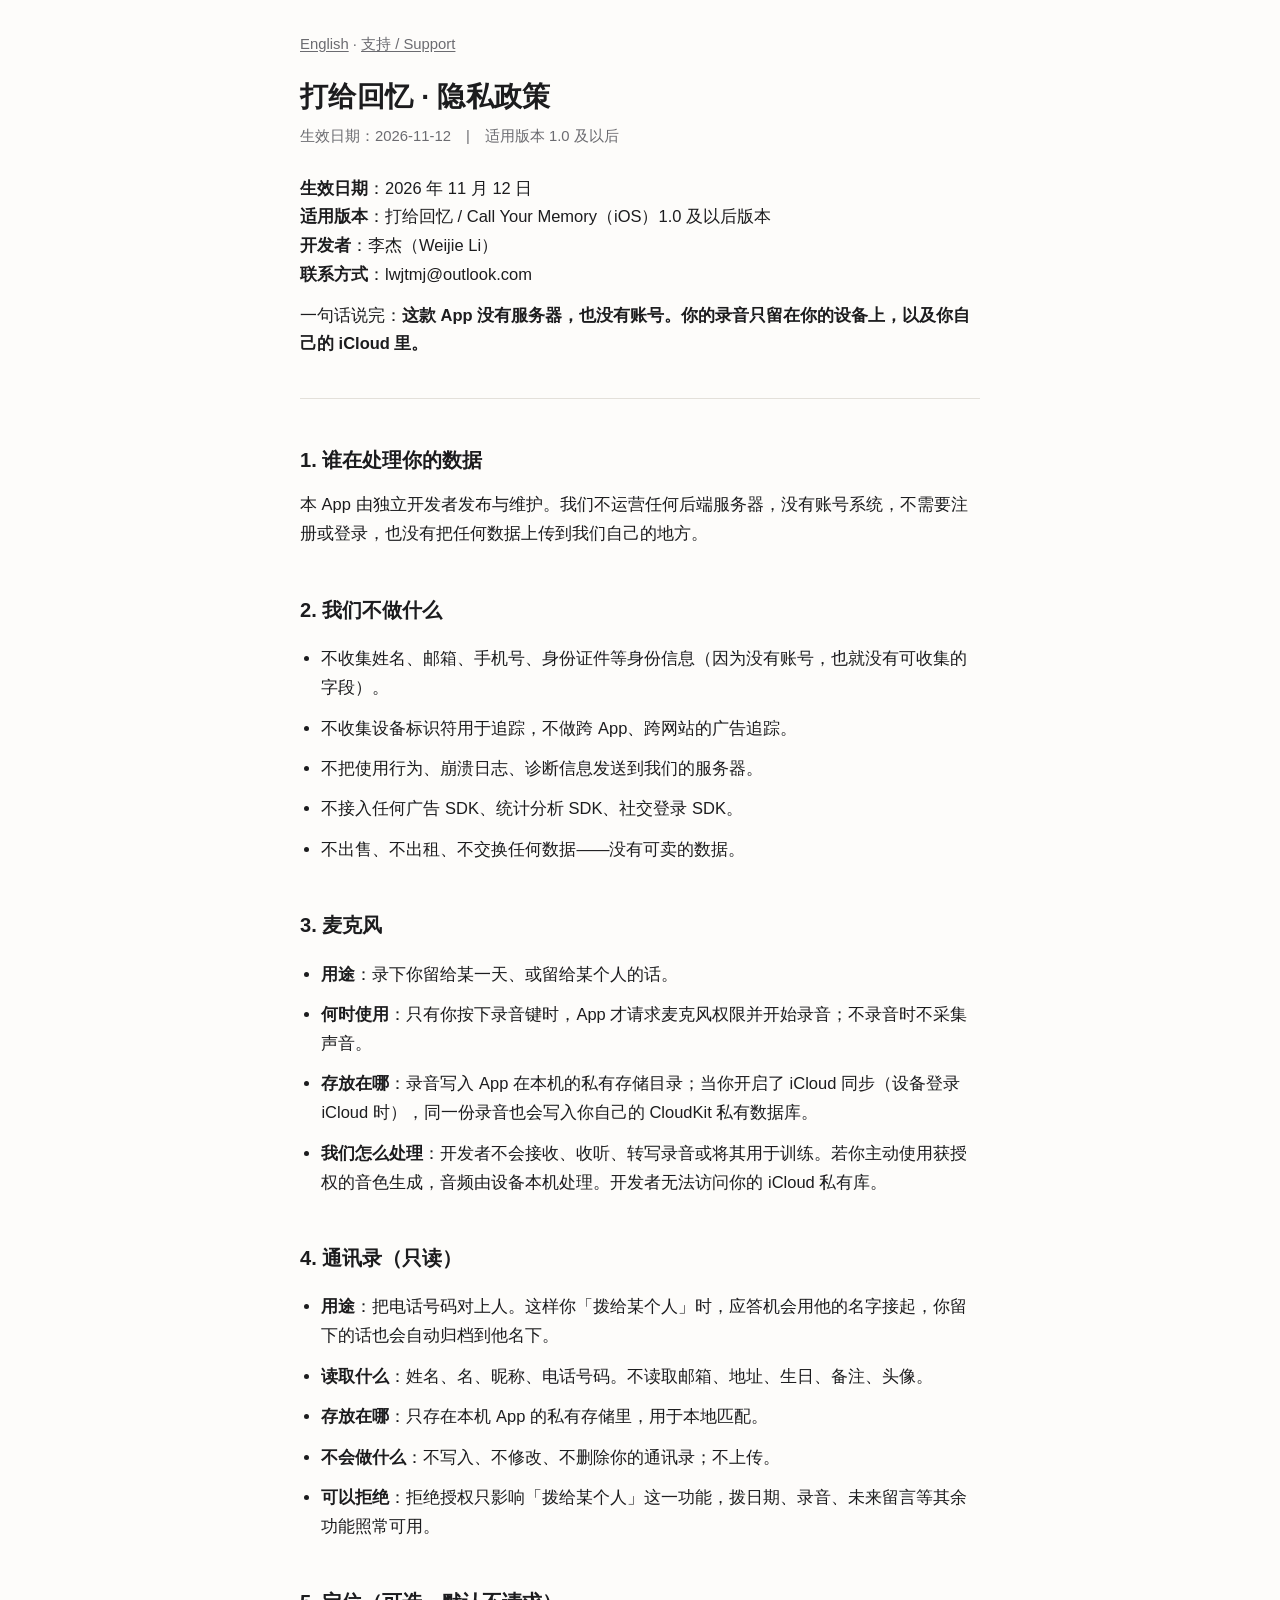
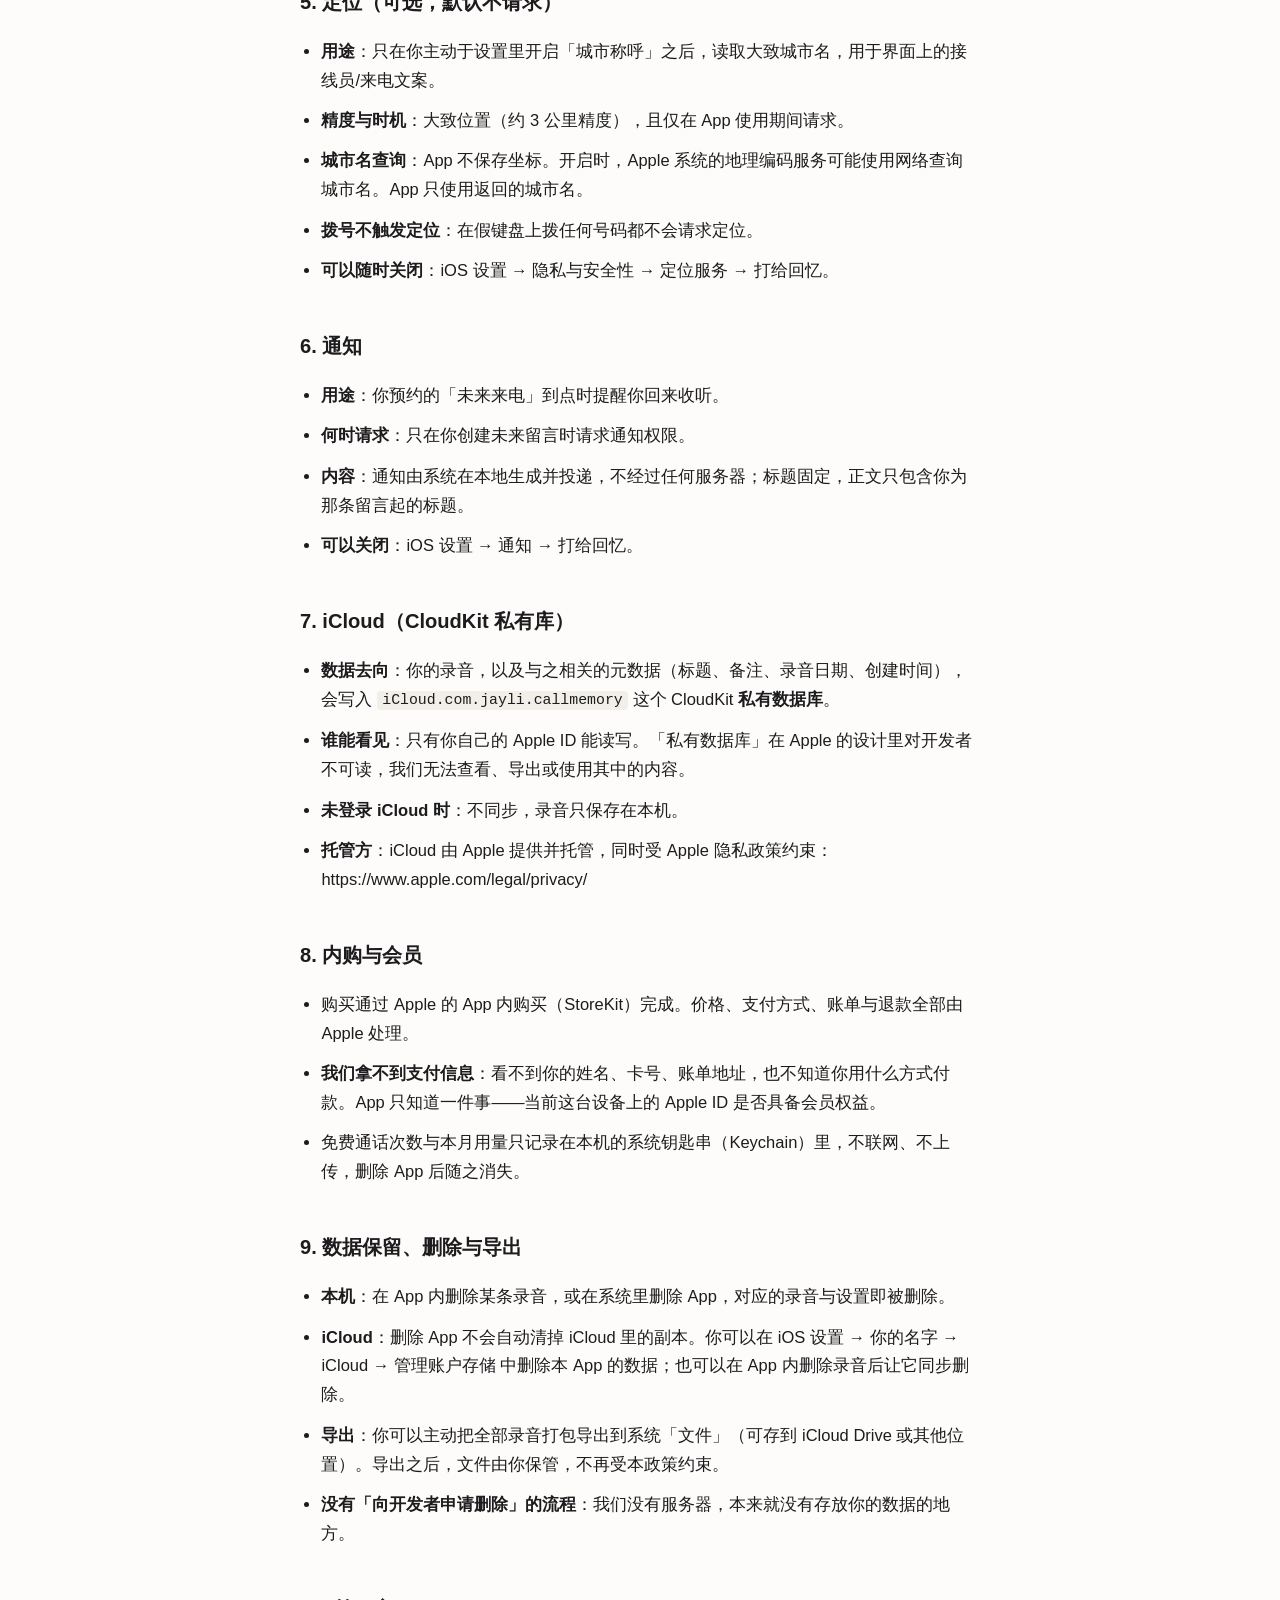
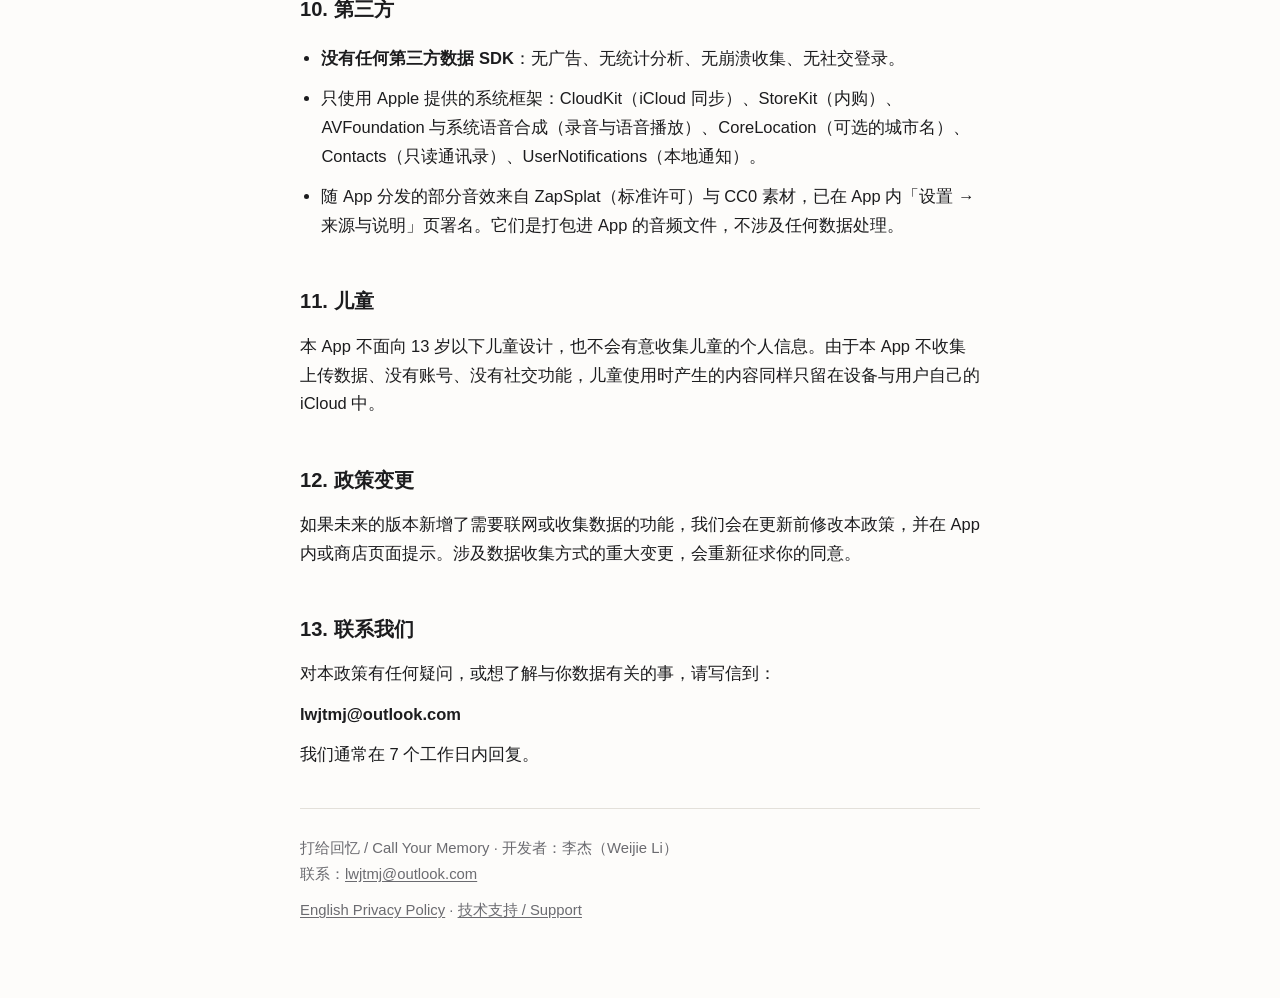
<file: index.html>
<!DOCTYPE html>
<html lang="zh-Hans">
<head>
<meta charset="utf-8">
<meta name="viewport" content="width=device-width, initial-scale=1">
<title>打给回忆 · 隐私政策</title>
<meta name="description" content="打给回忆（Call Your Memory）隐私政策：无服务器、无账号，录音只留在你的设备与你的 iCloud。">
<link rel="stylesheet" href="style.css">
</head>
<body>
<main>
<nav class="lang"><a href="en/" hreflang="en">English</a> · <a href="support.html">支持 / Support</a></nav>
<h1>打给回忆 · 隐私政策</h1>
<p class="meta">生效日期：2026-11-12　|　适用版本 1.0 及以后</p>
<p><strong>生效日期</strong>：2026 年 11 月 12 日<br>
<strong>适用版本</strong>：打给回忆 / Call Your Memory（iOS）1.0 及以后版本<br>
<strong>开发者</strong>：李杰（Weijie Li）<br>
<strong>联系方式</strong>：lwjtmj@outlook.com</p>
<p>一句话说完：<strong>这款 App 没有服务器，也没有账号。你的录音只留在你的设备上，以及你自己的 iCloud 里。</strong></p>
<hr>
<h2>1. 谁在处理你的数据</h2>
<p>本 App 由独立开发者发布与维护。我们不运营任何后端服务器，没有账号系统，不需要注册或登录，也没有把任何数据上传到我们自己的地方。</p>
<h2>2. 我们不做什么</h2>
<ul>
<li>不收集姓名、邮箱、手机号、身份证件等身份信息（因为没有账号，也就没有可收集的字段）。</li>
<li>不收集设备标识符用于追踪，不做跨 App、跨网站的广告追踪。</li>
<li>不把使用行为、崩溃日志、诊断信息发送到我们的服务器。</li>
<li>不接入任何广告 SDK、统计分析 SDK、社交登录 SDK。</li>
<li>不出售、不出租、不交换任何数据——没有可卖的数据。</li>
</ul>
<h2>3. 麦克风</h2>
<ul>
<li><strong>用途</strong>：录下你留给某一天、或留给某个人的话。</li>
<li><strong>何时使用</strong>：只有你按下录音键时，App 才请求麦克风权限并开始录音；不录音时不采集声音。</li>
<li><strong>存放在哪</strong>：录音写入 App 在本机的私有存储目录；当你开启了 iCloud 同步（设备登录 iCloud 时），同一份录音也会写入你自己的 CloudKit 私有数据库。</li>
<li><strong>我们怎么处理</strong>：开发者不会接收、收听、转写录音或将其用于训练。若你主动使用获授权的音色生成，音频由设备本机处理。开发者无法访问你的 iCloud 私有库。</li>
</ul>
<h2>4. 通讯录（只读）</h2>
<ul>
<li><strong>用途</strong>：把电话号码对上人。这样你「拨给某个人」时，应答机会用他的名字接起，你留下的话也会自动归档到他名下。</li>
<li><strong>读取什么</strong>：姓名、名、昵称、电话号码。不读取邮箱、地址、生日、备注、头像。</li>
<li><strong>存放在哪</strong>：只存在本机 App 的私有存储里，用于本地匹配。</li>
<li><strong>不会做什么</strong>：不写入、不修改、不删除你的通讯录；不上传。</li>
<li><strong>可以拒绝</strong>：拒绝授权只影响「拨给某个人」这一功能，拨日期、录音、未来留言等其余功能照常可用。</li>
</ul>
<h2>5. 定位（可选，默认不请求）</h2>
<ul>
<li><strong>用途</strong>：只在你主动于设置里开启「城市称呼」之后，读取大致城市名，用于界面上的接线员/来电文案。</li>
<li><strong>精度与时机</strong>：大致位置（约 3 公里精度），且仅在 App 使用期间请求。</li>
<li><strong>城市名查询</strong>：App 不保存坐标。开启时，Apple 系统的地理编码服务可能使用网络查询城市名。App 只使用返回的城市名。</li>
<li><strong>拨号不触发定位</strong>：在假键盘上拨任何号码都不会请求定位。</li>
<li><strong>可以随时关闭</strong>：iOS 设置 → 隐私与安全性 → 定位服务 → 打给回忆。</li>
</ul>
<h2>6. 通知</h2>
<ul>
<li><strong>用途</strong>：你预约的「未来来电」到点时提醒你回来收听。</li>
<li><strong>何时请求</strong>：只在你创建未来留言时请求通知权限。</li>
<li><strong>内容</strong>：通知由系统在本地生成并投递，不经过任何服务器；标题固定，正文只包含你为那条留言起的标题。</li>
<li><strong>可以关闭</strong>：iOS 设置 → 通知 → 打给回忆。</li>
</ul>
<h2>7. iCloud（CloudKit 私有库）</h2>
<ul>
<li><strong>数据去向</strong>：你的录音，以及与之相关的元数据（标题、备注、录音日期、创建时间），会写入 <code>iCloud.com.jayli.callmemory</code> 这个 CloudKit <strong>私有数据库</strong>。</li>
<li><strong>谁能看见</strong>：只有你自己的 Apple ID 能读写。「私有数据库」在 Apple 的设计里对开发者不可读，我们无法查看、导出或使用其中的内容。</li>
<li><strong>未登录 iCloud 时</strong>：不同步，录音只保存在本机。</li>
<li><strong>托管方</strong>：iCloud 由 Apple 提供并托管，同时受 Apple 隐私政策约束：https://www.apple.com/legal/privacy/</li>
</ul>
<h2>8. 内购与会员</h2>
<ul>
<li>购买通过 Apple 的 App 内购买（StoreKit）完成。价格、支付方式、账单与退款全部由 Apple 处理。</li>
<li><strong>我们拿不到支付信息</strong>：看不到你的姓名、卡号、账单地址，也不知道你用什么方式付款。App 只知道一件事——当前这台设备上的 Apple ID 是否具备会员权益。</li>
<li>免费通话次数与本月用量只记录在本机的系统钥匙串（Keychain）里，不联网、不上传，删除 App 后随之消失。</li>
</ul>
<h2>9. 数据保留、删除与导出</h2>
<ul>
<li><strong>本机</strong>：在 App 内删除某条录音，或在系统里删除 App，对应的录音与设置即被删除。</li>
<li><strong>iCloud</strong>：删除 App 不会自动清掉 iCloud 里的副本。你可以在 iOS 设置 → 你的名字 → iCloud → 管理账户存储 中删除本 App 的数据；也可以在 App 内删除录音后让它同步删除。</li>
<li><strong>导出</strong>：你可以主动把全部录音打包导出到系统「文件」（可存到 iCloud Drive 或其他位置）。导出之后，文件由你保管，不再受本政策约束。</li>
<li><strong>没有「向开发者申请删除」的流程</strong>：我们没有服务器，本来就没有存放你的数据的地方。</li>
</ul>
<h2>10. 第三方</h2>
<ul>
<li><strong>没有任何第三方数据 SDK</strong>：无广告、无统计分析、无崩溃收集、无社交登录。</li>
<li>只使用 Apple 提供的系统框架：CloudKit（iCloud 同步）、StoreKit（内购）、AVFoundation 与系统语音合成（录音与语音播放）、CoreLocation（可选的城市名）、Contacts（只读通讯录）、UserNotifications（本地通知）。</li>
<li>随 App 分发的部分音效来自 ZapSplat（标准许可）与 CC0 素材，已在 App 内「设置 → 来源与说明」页署名。它们是打包进 App 的音频文件，不涉及任何数据处理。</li>
</ul>
<h2>11. 儿童</h2>
<p>本 App 不面向 13 岁以下儿童设计，也不会有意收集儿童的个人信息。由于本 App 不收集上传数据、没有账号、没有社交功能，儿童使用时产生的内容同样只留在设备与用户自己的 iCloud 中。</p>
<h2>12. 政策变更</h2>
<p>如果未来的版本新增了需要联网或收集数据的功能，我们会在更新前修改本政策，并在 App 内或商店页面提示。涉及数据收集方式的重大变更，会重新征求你的同意。</p>
<h2>13. 联系我们</h2>
<p>对本政策有任何疑问，或想了解与你数据有关的事，请写信到：</p>
<p><strong>lwjtmj@outlook.com</strong></p>
<p>我们通常在 7 个工作日内回复。</p>
<hr>
<footer>
<p>打给回忆 / Call Your Memory · 开发者：李杰（Weijie Li）<br>
联系：<a href="mailto:lwjtmj@outlook.com">lwjtmj@outlook.com</a></p>
<p><a href="en/">English Privacy Policy</a> · <a href="support.html">技术支持 / Support</a></p>
</footer>
</main>
</body>
</html>
</file>
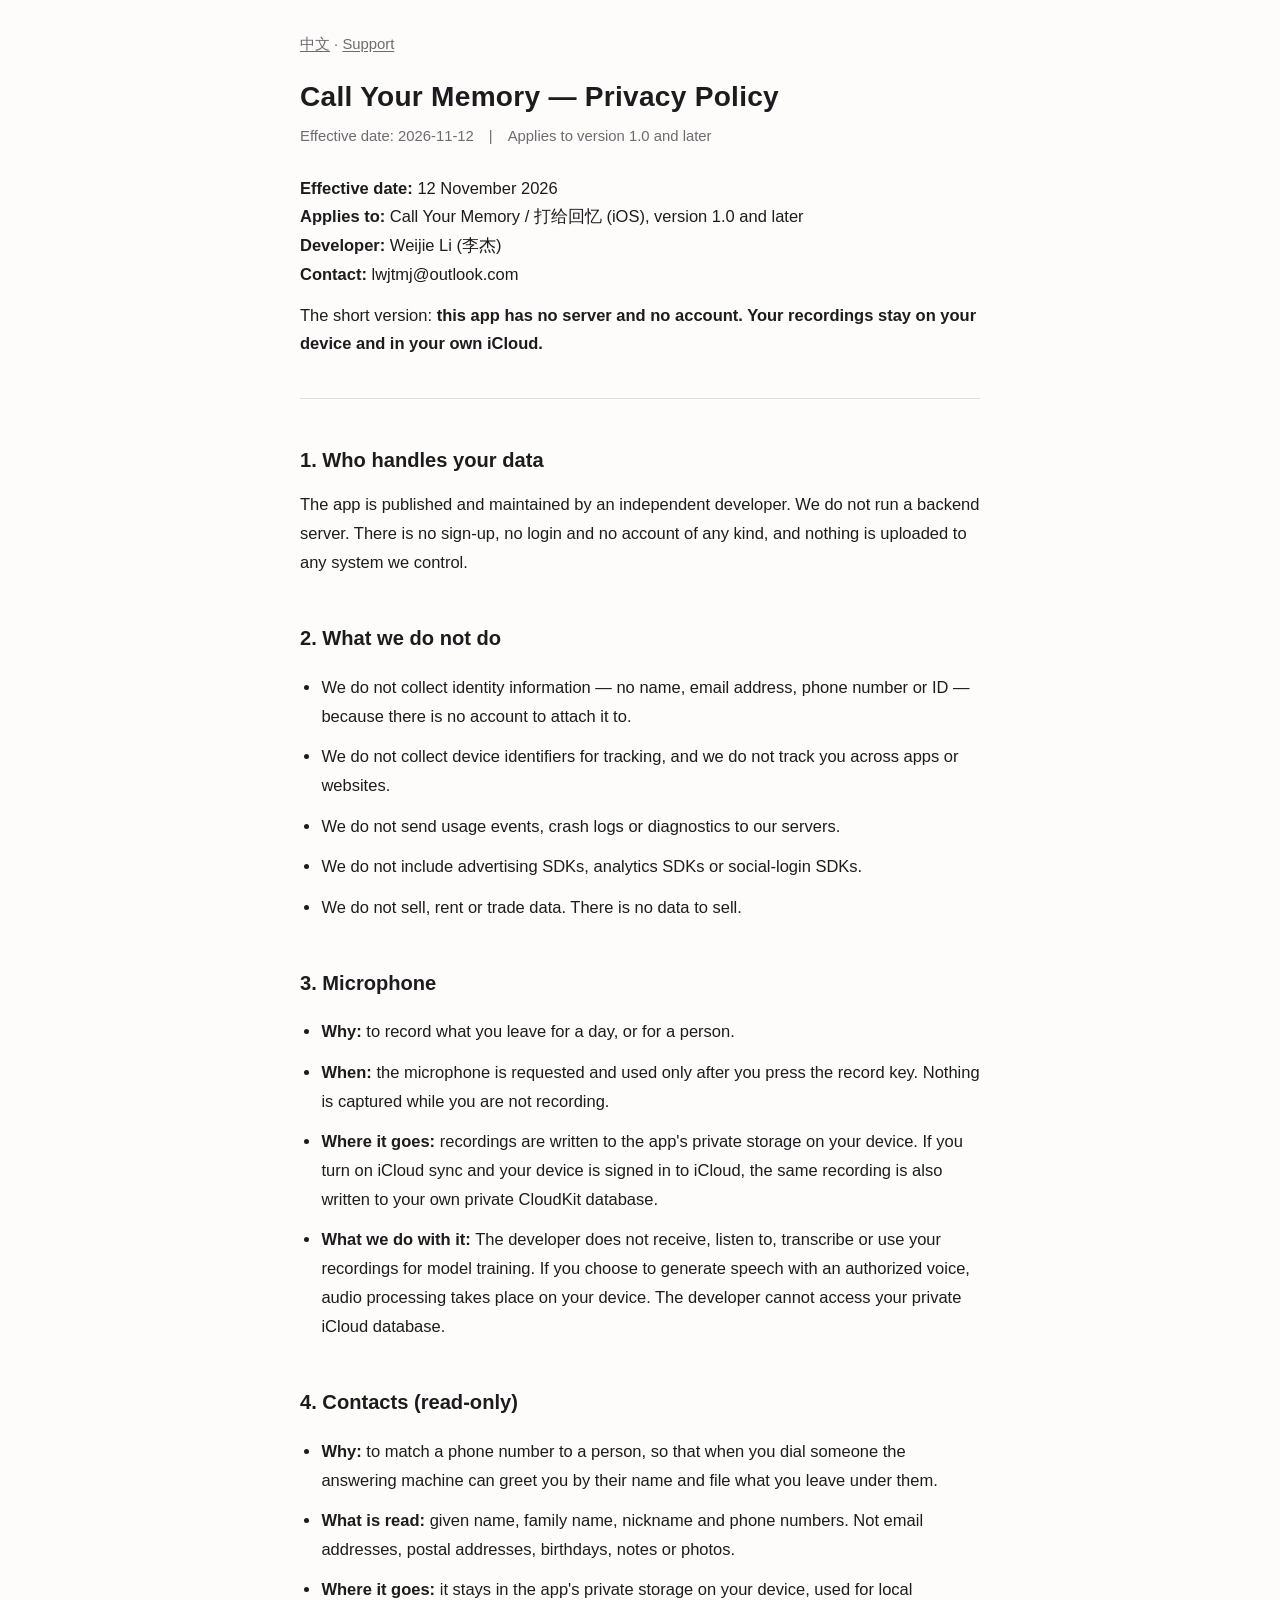
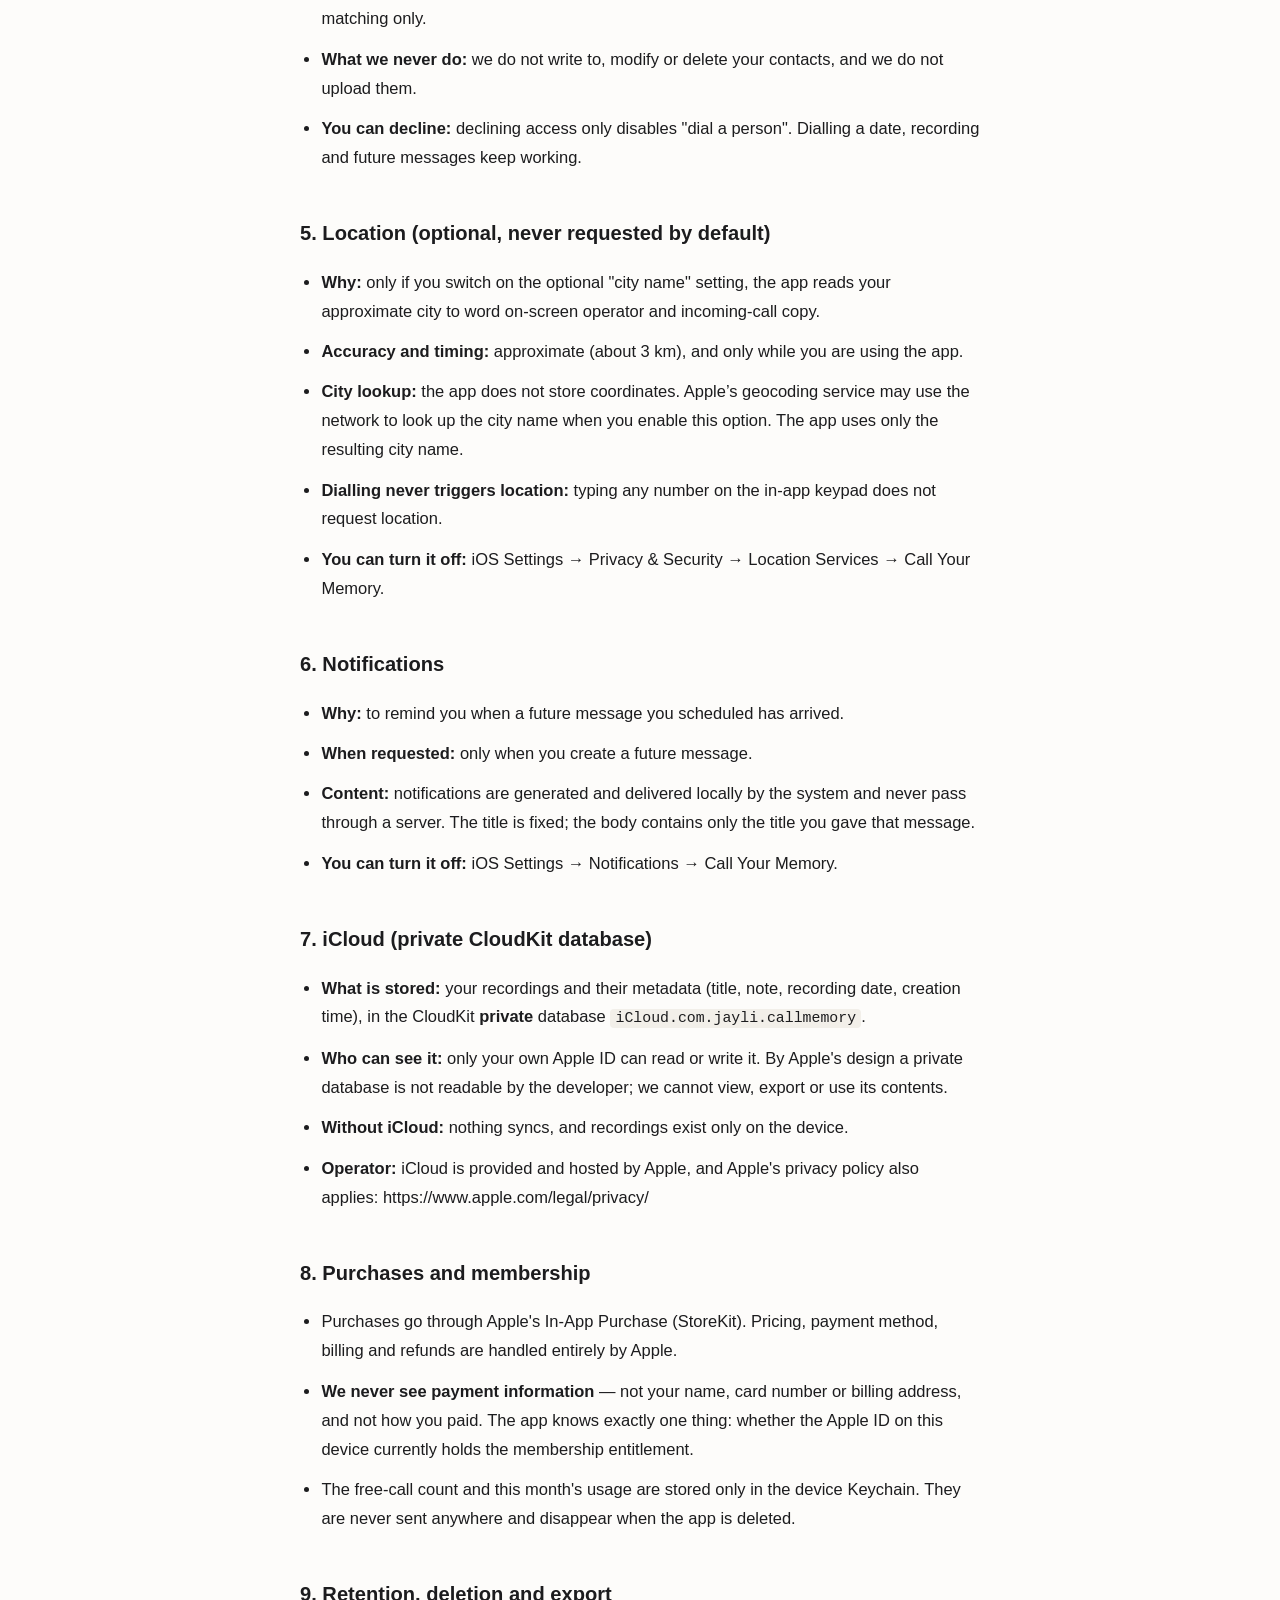
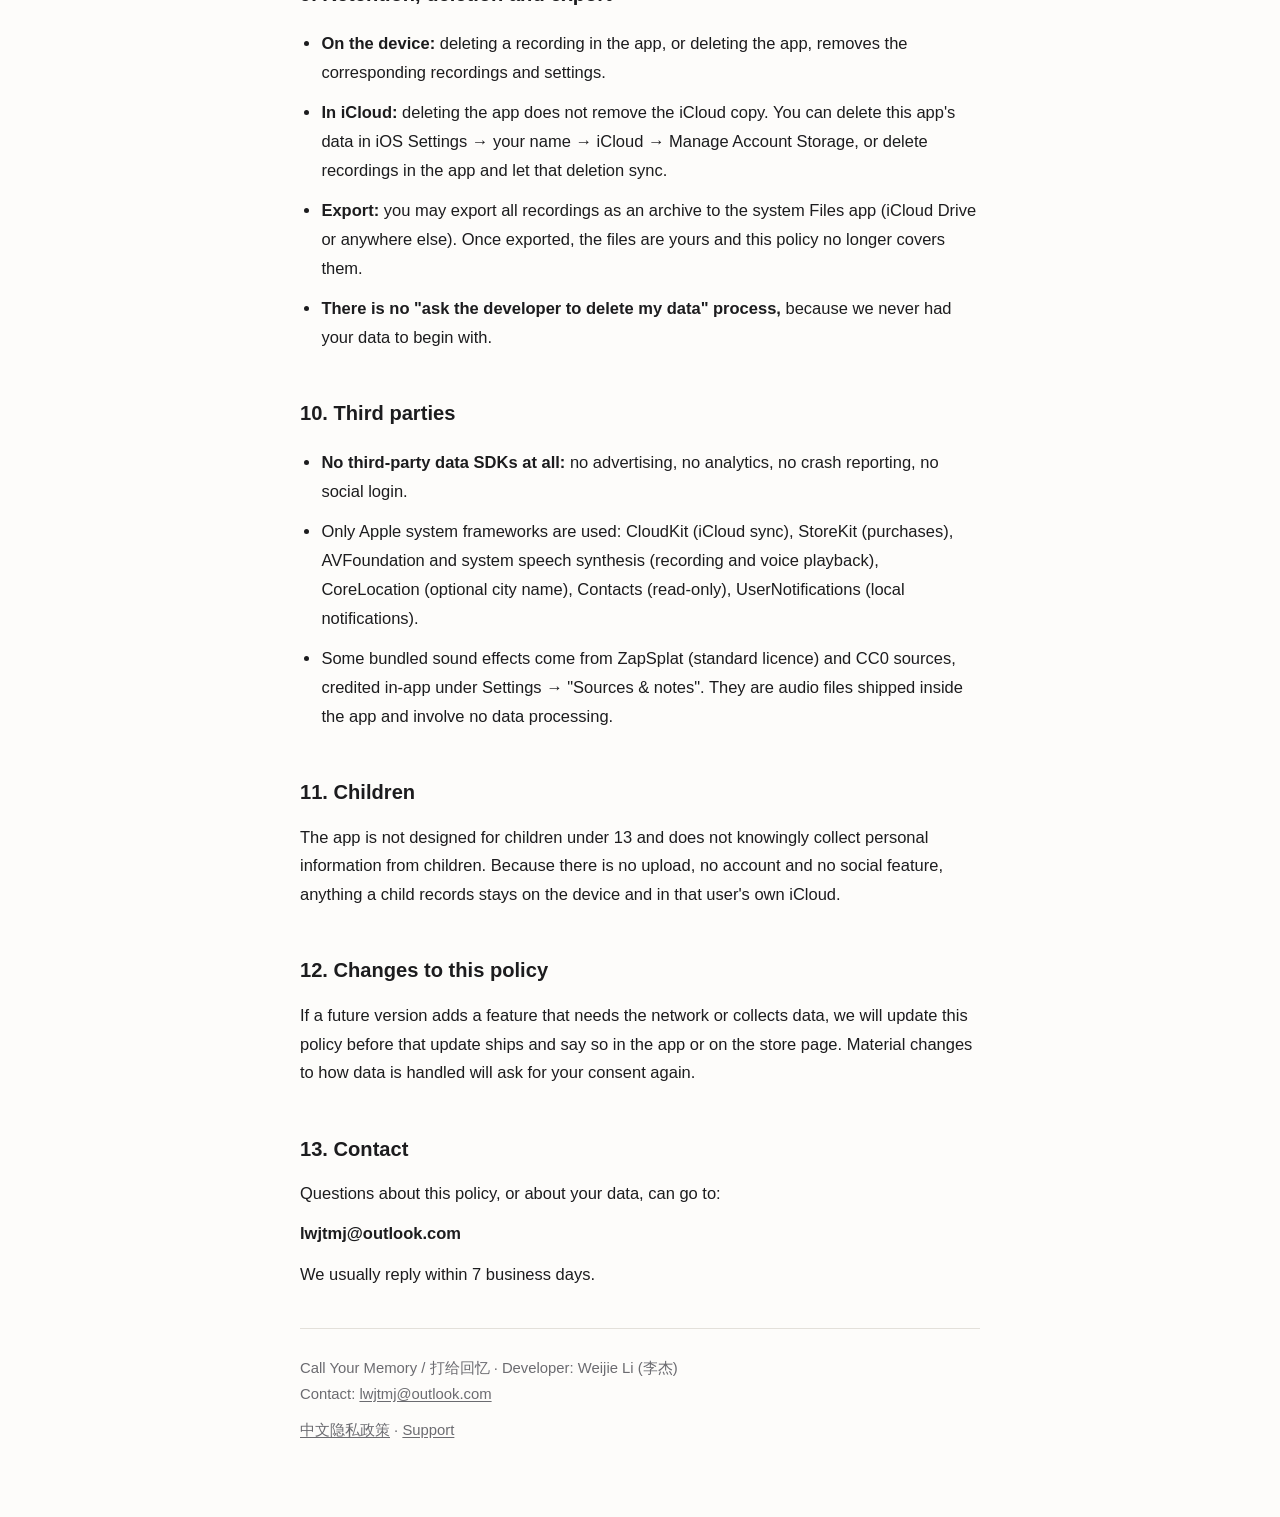
<file: en/index.html>
<!DOCTYPE html>
<html lang="en">
<head>
<meta charset="utf-8">
<meta name="viewport" content="width=device-width, initial-scale=1">
<title>Call Your Memory — Privacy Policy</title>
<meta name="description" content="Privacy policy for Call Your Memory: no server, no account. Recordings stay on your device and in your own iCloud.">
<link rel="stylesheet" href="../style.css">
</head>
<body>
<main>
<nav class="lang"><a href="../" hreflang="zh-Hans">中文</a> · <a href="../support.html">Support</a></nav>
<h1>Call Your Memory — Privacy Policy</h1>
<p class="meta">Effective date: 2026-11-12　|　Applies to version 1.0 and later</p>
<p><strong>Effective date:</strong> 12 November 2026<br>
<strong>Applies to:</strong> Call Your Memory / 打给回忆 (iOS), version 1.0 and later<br>
<strong>Developer:</strong> Weijie Li (李杰)<br>
<strong>Contact:</strong> lwjtmj@outlook.com</p>
<p>The short version: <strong>this app has no server and no account. Your recordings stay on your device and in your own iCloud.</strong></p>
<hr>
<h2>1. Who handles your data</h2>
<p>The app is published and maintained by an independent developer. We do not run a backend server. There is no sign-up, no login and no account of any kind, and nothing is uploaded to any system we control.</p>
<h2>2. What we do not do</h2>
<ul>
<li>We do not collect identity information — no name, email address, phone number or ID — because there is no account to attach it to.</li>
<li>We do not collect device identifiers for tracking, and we do not track you across apps or websites.</li>
<li>We do not send usage events, crash logs or diagnostics to our servers.</li>
<li>We do not include advertising SDKs, analytics SDKs or social-login SDKs.</li>
<li>We do not sell, rent or trade data. There is no data to sell.</li>
</ul>
<h2>3. Microphone</h2>
<ul>
<li><strong>Why:</strong> to record what you leave for a day, or for a person.</li>
<li><strong>When:</strong> the microphone is requested and used only after you press the record key. Nothing is captured while you are not recording.</li>
<li><strong>Where it goes:</strong> recordings are written to the app's private storage on your device. If you turn on iCloud sync and your device is signed in to iCloud, the same recording is also written to your own private CloudKit database.</li>
<li><strong>What we do with it:</strong> The developer does not receive, listen to, transcribe or use your recordings for model training. If you choose to generate speech with an authorized voice, audio processing takes place on your device. The developer cannot access your private iCloud database.</li>
</ul>
<h2>4. Contacts (read-only)</h2>
<ul>
<li><strong>Why:</strong> to match a phone number to a person, so that when you dial someone the answering machine can greet you by their name and file what you leave under them.</li>
<li><strong>What is read:</strong> given name, family name, nickname and phone numbers. Not email addresses, postal addresses, birthdays, notes or photos.</li>
<li><strong>Where it goes:</strong> it stays in the app's private storage on your device, used for local matching only.</li>
<li><strong>What we never do:</strong> we do not write to, modify or delete your contacts, and we do not upload them.</li>
<li><strong>You can decline:</strong> declining access only disables "dial a person". Dialling a date, recording and future messages keep working.</li>
</ul>
<h2>5. Location (optional, never requested by default)</h2>
<ul>
<li><strong>Why:</strong> only if you switch on the optional "city name" setting, the app reads your approximate city to word on-screen operator and incoming-call copy.</li>
<li><strong>Accuracy and timing:</strong> approximate (about 3 km), and only while you are using the app.</li>
<li><strong>City lookup:</strong> the app does not store coordinates. Apple’s geocoding service may use the network to look up the city name when you enable this option. The app uses only the resulting city name.</li>
<li><strong>Dialling never triggers location:</strong> typing any number on the in-app keypad does not request location.</li>
<li><strong>You can turn it off:</strong> iOS Settings → Privacy &amp; Security → Location Services → Call Your Memory.</li>
</ul>
<h2>6. Notifications</h2>
<ul>
<li><strong>Why:</strong> to remind you when a future message you scheduled has arrived.</li>
<li><strong>When requested:</strong> only when you create a future message.</li>
<li><strong>Content:</strong> notifications are generated and delivered locally by the system and never pass through a server. The title is fixed; the body contains only the title you gave that message.</li>
<li><strong>You can turn it off:</strong> iOS Settings → Notifications → Call Your Memory.</li>
</ul>
<h2>7. iCloud (private CloudKit database)</h2>
<ul>
<li><strong>What is stored:</strong> your recordings and their metadata (title, note, recording date, creation time), in the CloudKit <strong>private</strong> database <code>iCloud.com.jayli.callmemory</code>.</li>
<li><strong>Who can see it:</strong> only your own Apple ID can read or write it. By Apple's design a private database is not readable by the developer; we cannot view, export or use its contents.</li>
<li><strong>Without iCloud:</strong> nothing syncs, and recordings exist only on the device.</li>
<li><strong>Operator:</strong> iCloud is provided and hosted by Apple, and Apple's privacy policy also applies: https://www.apple.com/legal/privacy/</li>
</ul>
<h2>8. Purchases and membership</h2>
<ul>
<li>Purchases go through Apple's In-App Purchase (StoreKit). Pricing, payment method, billing and refunds are handled entirely by Apple.</li>
<li><strong>We never see payment information</strong> — not your name, card number or billing address, and not how you paid. The app knows exactly one thing: whether the Apple ID on this device currently holds the membership entitlement.</li>
<li>The free-call count and this month's usage are stored only in the device Keychain. They are never sent anywhere and disappear when the app is deleted.</li>
</ul>
<h2>9. Retention, deletion and export</h2>
<ul>
<li><strong>On the device:</strong> deleting a recording in the app, or deleting the app, removes the corresponding recordings and settings.</li>
<li><strong>In iCloud:</strong> deleting the app does not remove the iCloud copy. You can delete this app's data in iOS Settings → your name → iCloud → Manage Account Storage, or delete recordings in the app and let that deletion sync.</li>
<li><strong>Export:</strong> you may export all recordings as an archive to the system Files app (iCloud Drive or anywhere else). Once exported, the files are yours and this policy no longer covers them.</li>
<li><strong>There is no "ask the developer to delete my data" process,</strong> because we never had your data to begin with.</li>
</ul>
<h2>10. Third parties</h2>
<ul>
<li><strong>No third-party data SDKs at all:</strong> no advertising, no analytics, no crash reporting, no social login.</li>
<li>Only Apple system frameworks are used: CloudKit (iCloud sync), StoreKit (purchases), AVFoundation and system speech synthesis (recording and voice playback), CoreLocation (optional city name), Contacts (read-only), UserNotifications (local notifications).</li>
<li>Some bundled sound effects come from ZapSplat (standard licence) and CC0 sources, credited in-app under Settings → "Sources &amp; notes". They are audio files shipped inside the app and involve no data processing.</li>
</ul>
<h2>11. Children</h2>
<p>The app is not designed for children under 13 and does not knowingly collect personal information from children. Because there is no upload, no account and no social feature, anything a child records stays on the device and in that user's own iCloud.</p>
<h2>12. Changes to this policy</h2>
<p>If a future version adds a feature that needs the network or collects data, we will update this policy before that update ships and say so in the app or on the store page. Material changes to how data is handled will ask for your consent again.</p>
<h2>13. Contact</h2>
<p>Questions about this policy, or about your data, can go to:</p>
<p><strong>lwjtmj@outlook.com</strong></p>
<p>We usually reply within 7 business days.</p>
<hr>
<footer>
<p>Call Your Memory / 打给回忆 · Developer: Weijie Li (李杰)<br>
Contact: <a href="mailto:lwjtmj@outlook.com">lwjtmj@outlook.com</a></p>
<p><a href="../">中文隐私政策</a> · <a href="../support.html">Support</a></p>
</footer>
</main>
</body>
</html>
</file>
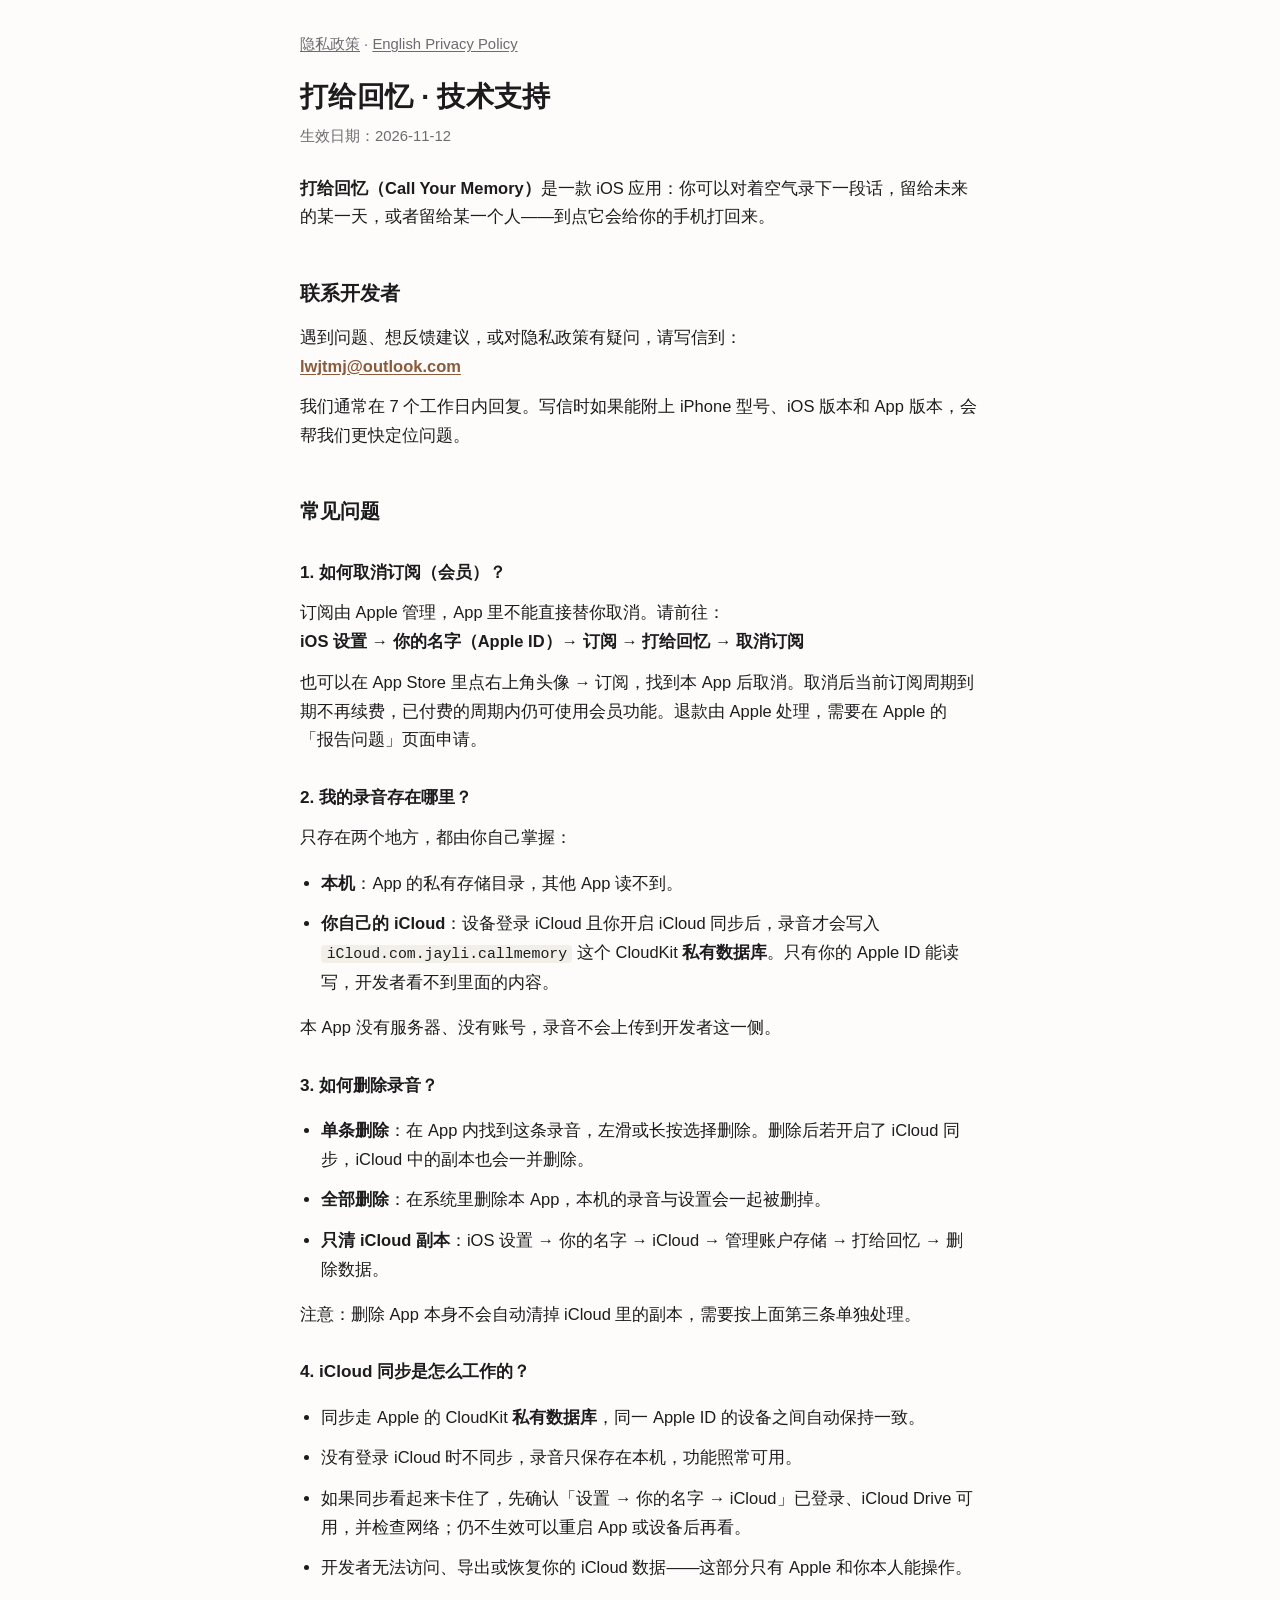
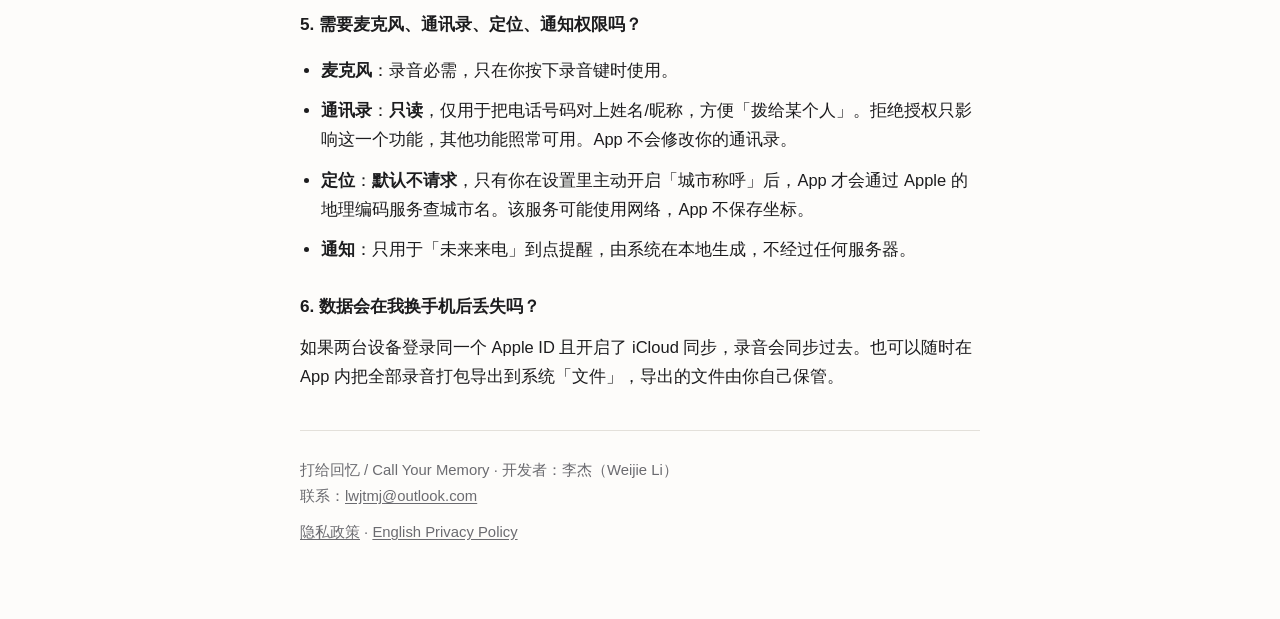
<file: support.html>
<!DOCTYPE html>
<html lang="zh-Hans">
<head>
<meta charset="utf-8">
<meta name="viewport" content="width=device-width, initial-scale=1">
<title>打给回忆 · 技术支持</title>
<meta name="description" content="打给回忆（Call Your Memory）技术支持与常见问题：取消订阅、录音位置、删除录音、iCloud 同步。">
<link rel="stylesheet" href="style.css">
</head>
<body>
<main>
<nav class="lang"><a href="./">隐私政策</a> · <a href="en/">English Privacy Policy</a></nav>

<h1>打给回忆 · 技术支持</h1>
<p class="meta">生效日期：2026-11-12</p>

<p><strong>打给回忆（Call Your Memory）</strong>是一款 iOS 应用：你可以对着空气录下一段话，留给未来的某一天，或者留给某一个人——到点它会给你的手机打回来。</p>

<h2>联系开发者</h2>
<p>遇到问题、想反馈建议，或对隐私政策有疑问，请写信到：<br>
<strong><a href="mailto:lwjtmj@outlook.com">lwjtmj@outlook.com</a></strong></p>
<p>我们通常在 7 个工作日内回复。写信时如果能附上 iPhone 型号、iOS 版本和 App 版本，会帮我们更快定位问题。</p>

<h2>常见问题</h2>

<h3>1. 如何取消订阅（会员）？</h3>
<p>订阅由 Apple 管理，App 里不能直接替你取消。请前往：<br>
<strong>iOS 设置 → 你的名字（Apple ID）→ 订阅 → 打给回忆 → 取消订阅</strong></p>
<p>也可以在 App Store 里点右上角头像 → 订阅，找到本 App 后取消。取消后当前订阅周期到期不再续费，已付费的周期内仍可使用会员功能。退款由 Apple 处理，需要在 Apple 的「报告问题」页面申请。</p>

<h3>2. 我的录音存在哪里？</h3>
<p>只存在两个地方，都由你自己掌握：</p>
<ul>
<li><strong>本机</strong>：App 的私有存储目录，其他 App 读不到。</li>
<li><strong>你自己的 iCloud</strong>：设备登录 iCloud 且你开启 iCloud 同步后，录音才会写入 <code>iCloud.com.jayli.callmemory</code> 这个 CloudKit <strong>私有数据库</strong>。只有你的 Apple ID 能读写，开发者看不到里面的内容。</li>
</ul>
<p>本 App 没有服务器、没有账号，录音不会上传到开发者这一侧。</p>

<h3>3. 如何删除录音？</h3>
<ul>
<li><strong>单条删除</strong>：在 App 内找到这条录音，左滑或长按选择删除。删除后若开启了 iCloud 同步，iCloud 中的副本也会一并删除。</li>
<li><strong>全部删除</strong>：在系统里删除本 App，本机的录音与设置会一起被删掉。</li>
<li><strong>只清 iCloud 副本</strong>：iOS 设置 → 你的名字 → iCloud → 管理账户存储 → 打给回忆 → 删除数据。</li>
</ul>
<p>注意：删除 App 本身不会自动清掉 iCloud 里的副本，需要按上面第三条单独处理。</p>

<h3>4. iCloud 同步是怎么工作的？</h3>
<ul>
<li>同步走 Apple 的 CloudKit <strong>私有数据库</strong>，同一 Apple ID 的设备之间自动保持一致。</li>
<li>没有登录 iCloud 时不同步，录音只保存在本机，功能照常可用。</li>
<li>如果同步看起来卡住了，先确认「设置 → 你的名字 → iCloud」已登录、iCloud Drive 可用，并检查网络；仍不生效可以重启 App 或设备后再看。</li>
<li>开发者无法访问、导出或恢复你的 iCloud 数据——这部分只有 Apple 和你本人能操作。</li>
</ul>

<h3>5. 需要麦克风、通讯录、定位、通知权限吗？</h3>
<ul>
<li><strong>麦克风</strong>：录音必需，只在你按下录音键时使用。</li>
<li><strong>通讯录</strong>：<strong>只读</strong>，仅用于把电话号码对上姓名/昵称，方便「拨给某个人」。拒绝授权只影响这一个功能，其他功能照常可用。App 不会修改你的通讯录。</li>
<li><strong>定位</strong>：<strong>默认不请求</strong>，只有你在设置里主动开启「城市称呼」后，App 才会通过 Apple 的地理编码服务查城市名。该服务可能使用网络，App 不保存坐标。</li>
<li><strong>通知</strong>：只用于「未来来电」到点提醒，由系统在本地生成，不经过任何服务器。</li>
</ul>

<h3>6. 数据会在我换手机后丢失吗？</h3>
<p>如果两台设备登录同一个 Apple ID 且开启了 iCloud 同步，录音会同步过去。也可以随时在 App 内把全部录音打包导出到系统「文件」，导出的文件由你自己保管。</p>

<hr>
<footer>
<p>打给回忆 / Call Your Memory · 开发者：李杰（Weijie Li）<br>
联系：<a href="mailto:lwjtmj@outlook.com">lwjtmj@outlook.com</a></p>
<p><a href="./">隐私政策</a> · <a href="en/">English Privacy Policy</a></p>
</footer>
</main>
</body>
</html>
</file>
<file: style.css>
/* 打给回忆 · 静态法律页面样式（无任何外链资源） */
:root {
  --fg: #1c1c1e;
  --muted: #6b6b70;
  --bg: #fdfcfa;
  --rule: #e3e0da;
  --accent: #8a5a3b;
}

* { box-sizing: border-box; }

html { -webkit-text-size-adjust: 100%; }

body {
  margin: 0;
  background: var(--bg);
  color: var(--fg);
  font-family: -apple-system, BlinkMacSystemFont, "SF Pro Text", "PingFang SC",
    "Hiragino Sans GB", "Microsoft YaHei", "Helvetica Neue", Arial, sans-serif;
  font-size: 16.5px;
  line-height: 1.75;
}

main {
  max-width: 720px;
  margin: 0 auto;
  padding: 32px 20px 64px;
}

nav.lang {
  font-size: 0.9em;
  color: var(--muted);
  margin-bottom: 20px;
}

nav.lang a { color: var(--muted); }

h1 {
  font-size: 1.7em;
  line-height: 1.35;
  margin: 0 0 8px;
  letter-spacing: 0.01em;
}

h2 {
  font-size: 1.22em;
  margin: 2em 0 0.6em;
  padding-top: 0.2em;
}

h3 {
  font-size: 1.04em;
  margin: 1.6em 0 0.4em;
}

p, li { margin: 0.7em 0; }

ul, ol { padding-left: 1.3em; }

li > ul, li > ol { margin: 0.3em 0; }

hr {
  border: 0;
  border-top: 1px solid var(--rule);
  margin: 2.4em 0 1.6em;
}

a { color: var(--accent); text-decoration: underline; text-underline-offset: 2px; }

a:hover { text-decoration-thickness: 2px; }

code {
  font-family: ui-monospace, SFMono-Regular, Menlo, Consolas, monospace;
  font-size: 0.9em;
  background: #f2efe9;
  border-radius: 4px;
  padding: 0.1em 0.35em;
  word-break: break-word;
}

blockquote {
  margin: 1.2em 0;
  padding: 0.2em 0 0.2em 1em;
  border-left: 3px solid var(--rule);
  color: var(--muted);
}

p.meta {
  color: var(--muted);
  font-size: 0.9em;
  margin: 0 0 1.6em;
}

strong { font-weight: 600; }

footer {
  color: var(--muted);
  font-size: 0.9em;
}

footer a { color: var(--muted); }

@media (max-width: 480px) {
  body { font-size: 16px; }
  main { padding: 24px 16px 48px; }
  h1 { font-size: 1.45em; }
}
</file>
